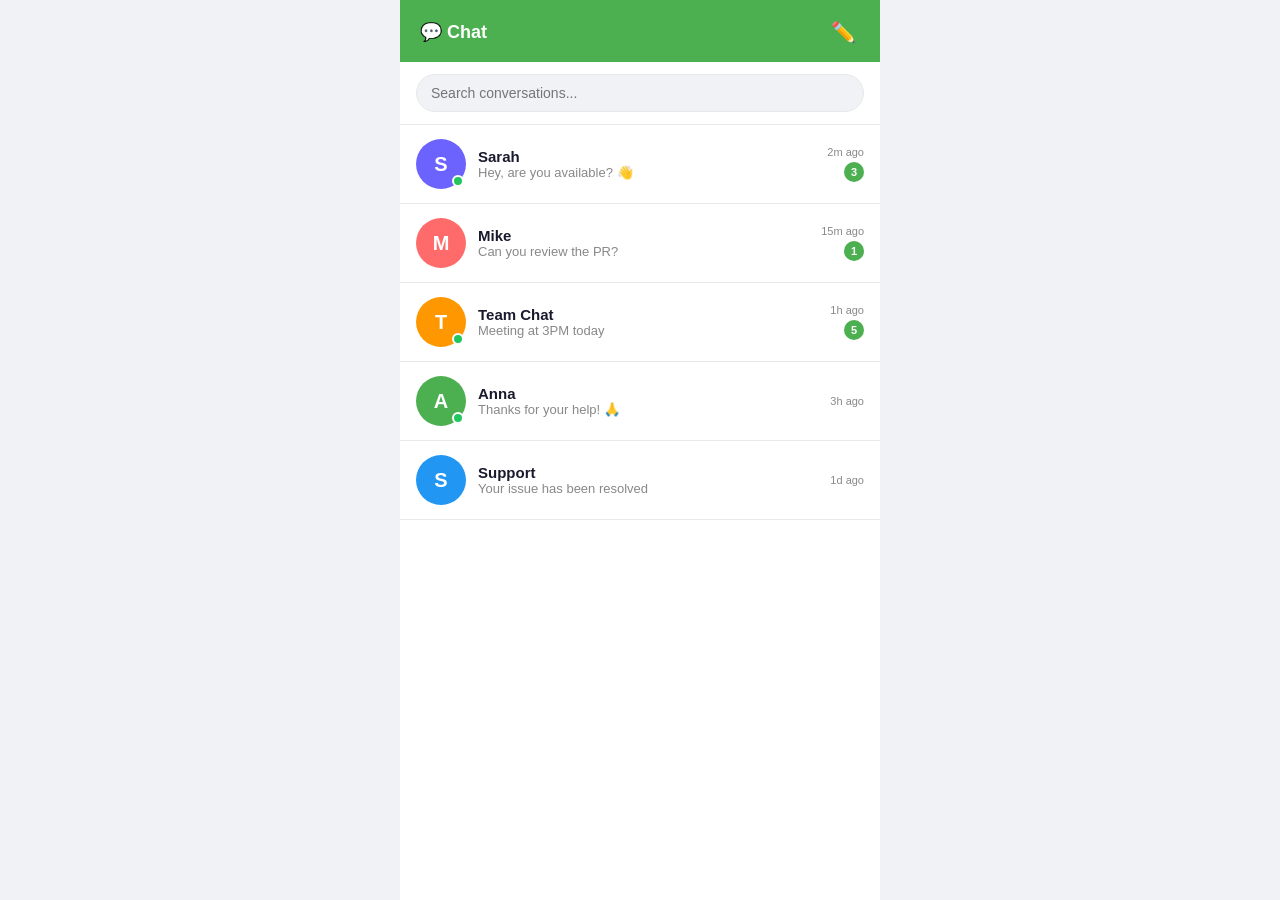
<file: MiniApps/chat-bundle/index.html>
<!DOCTYPE html>
<html lang="en">
<head>
  <meta charset="UTF-8">
  <meta name="viewport" content="width=device-width, initial-scale=1.0, maximum-scale=1.0, user-scalable=no">
  <title>Chat</title>
  <link rel="stylesheet" href="css/style.css">
</head>
<body>
  <div class="app-container">
    <!-- Chat List View -->
    <div id="chat-list-view" style="display:flex;flex-direction:column;height:100%">
      <!-- Header -->
      <header class="app-header">
        <div class="header-title">💬 Chat</div>
        <button class="header-action" onclick="ChatApp.renderConversationList()">✏️</button>
      </header>

      <!-- Search -->
      <div class="search-container">
        <input
          type="text"
          id="search-input"
          class="search-input"
          placeholder="Search conversations..."
          autocomplete="off"
        >
      </div>

      <!-- Conversation list -->
      <div id="conversation-list" style="flex:1;overflow-y:auto">
        <div style="text-align:center;padding:40px;color:#888">
          <div style="font-size:40px;margin-bottom:8px">💬</div>
          Loading conversations...
        </div>
      </div>
    </div>

    <!-- Chat Detail View -->
    <div id="chat-detail-view" style="display:none;flex-direction:column;height:100%">
      <!-- Chat header -->
      <div class="chat-header">
        <button class="chat-header-back" onclick="ChatApp.backToList()">←</button>
        <div class="chat-header-info">
          <div class="chat-header-name" id="chat-name">Chat</div>
          <div class="chat-header-status" id="chat-status">🟢 Online</div>
        </div>
        <button style="background:none;border:none;color:white;font-size:20px;cursor:pointer">📞</button>
        <button style="background:none;border:none;color:white;font-size:20px;cursor:pointer">📹</button>
      </div>

      <!-- Messages -->
      <div class="messages-container" id="messages-container">
        <!-- Messages rendered by JS -->
      </div>

      <!-- Typing indicator -->
      <div class="typing-indicator" id="typing-indicator" style="margin:0 16px 4px;">
        <div class="typing-dots">
          <div class="typing-dot"></div>
          <div class="typing-dot"></div>
          <div class="typing-dot"></div>
        </div>
      </div>

      <!-- Message input -->
      <div class="message-input-bar">
        <button style="background:none;border:none;font-size:22px;cursor:pointer;padding:4px">📎</button>
        <textarea
          id="message-input"
          class="message-input"
          placeholder="Type a message..."
          rows="1"
          onkeydown="if(event.key==='Enter'&&!event.shiftKey){event.preventDefault();ChatApp.sendMessage()}"
          oninput="this.style.height='auto';this.style.height=Math.min(this.scrollHeight,80)+'px'"
        ></textarea>
        <button class="send-btn" onclick="ChatApp.sendMessage()">➤</button>
      </div>
    </div>
  </div>

  <script src="js/bridge.js"></script>
  <script src="js/websocket.js"></script>
  <script src="js/app.js"></script>
</body>
</html>
</file>
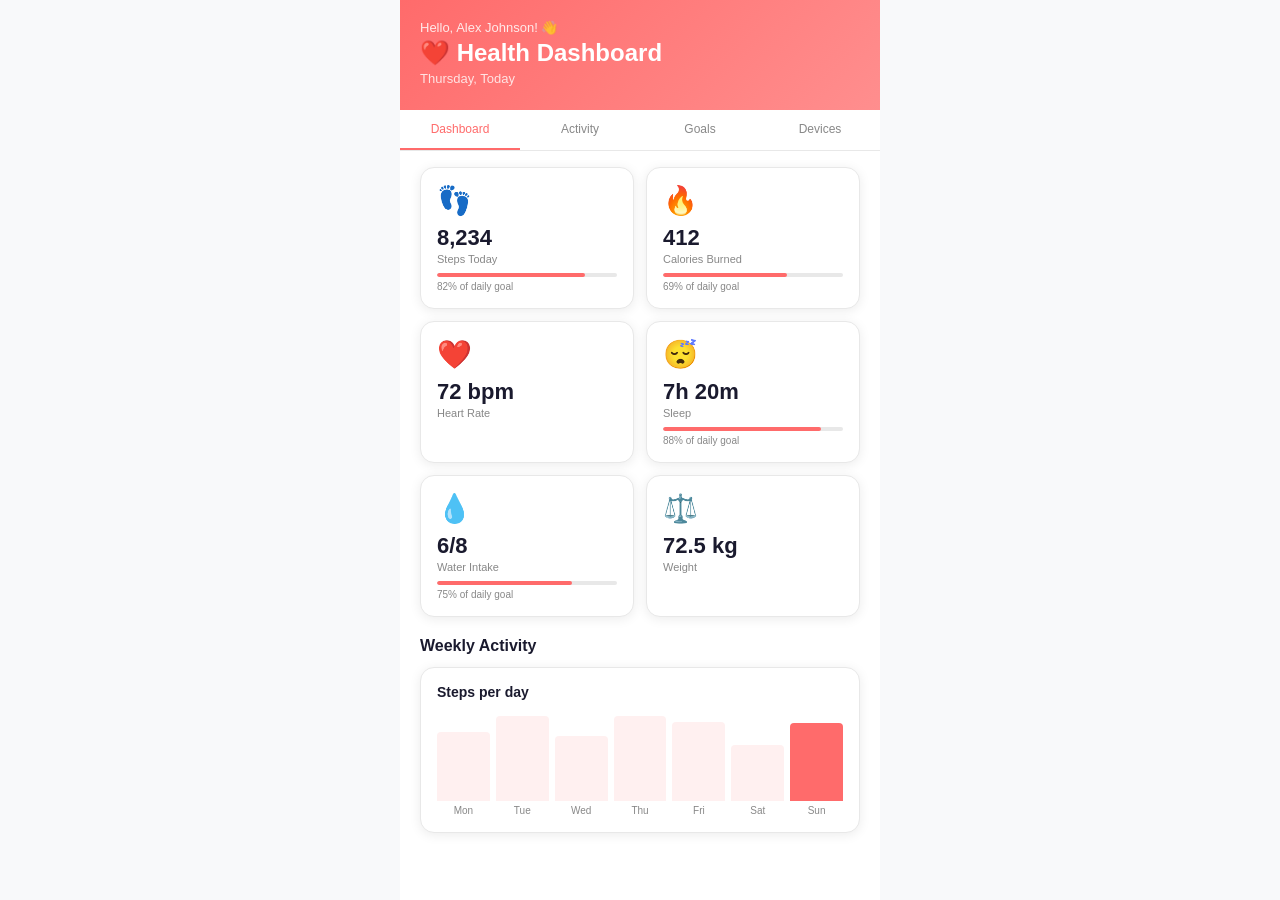
<file: MiniApps/health-bundle/index.html>
<!DOCTYPE html>
<html lang="en">
<head>
  <meta charset="UTF-8">
  <meta name="viewport" content="width=device-width, initial-scale=1.0, maximum-scale=1.0, user-scalable=no">
  <title>Health</title>
  <link rel="stylesheet" href="css/style.css">
</head>
<body>
  <div class="app-container">
    <!-- Header -->
    <header class="app-header">
      <div class="header-greeting" id="header-greeting">Hello! 👋</div>
      <div class="header-title">❤️ Health Dashboard</div>
      <div class="header-subtitle">Thursday, Today</div>
    </header>

    <!-- Nav Tabs -->
    <nav class="nav-tabs">
      <div class="nav-tab active" data-tab="dashboard">Dashboard</div>
      <div class="nav-tab" data-tab="activity">Activity</div>
      <div class="nav-tab" data-tab="goals">Goals</div>
      <div class="nav-tab" data-tab="integration">Devices</div>
    </nav>

    <!-- Dashboard Tab -->
    <div class="tab-content active" id="tab-dashboard">
      <div class="metrics-row">
        <div class="metric-card" id="metric-steps">
          <div class="metric-icon">👣</div>
          <div class="metric-value">8,234</div>
          <div class="metric-label">Steps Today</div>
          <div class="metric-progress">
            <div class="metric-progress-bar" style="width:82%"></div>
          </div>
          <div class="metric-pct">82% of daily goal</div>
        </div>
        <div class="metric-card" id="metric-calories">
          <div class="metric-icon">🔥</div>
          <div class="metric-value">412</div>
          <div class="metric-label">Calories Burned</div>
          <div class="metric-progress">
            <div class="metric-progress-bar" style="width:69%"></div>
          </div>
          <div class="metric-pct">69% of daily goal</div>
        </div>
        <div class="metric-card" id="metric-heart">
          <div class="metric-icon">❤️</div>
          <div class="metric-value">72 bpm</div>
          <div class="metric-label">Heart Rate</div>
          <div class="metric-progress" style="display:none">
            <div class="metric-progress-bar"></div>
          </div>
          <div class="metric-pct"></div>
        </div>
        <div class="metric-card" id="metric-sleep">
          <div class="metric-icon">😴</div>
          <div class="metric-value">7h 20m</div>
          <div class="metric-label">Sleep</div>
          <div class="metric-progress">
            <div class="metric-progress-bar" style="width:88%"></div>
          </div>
          <div class="metric-pct">88% sleep score</div>
        </div>
        <div class="metric-card" id="metric-water">
          <div class="metric-icon">💧</div>
          <div class="metric-value">6/8</div>
          <div class="metric-label">Water Intake</div>
          <div class="metric-progress">
            <div class="metric-progress-bar" style="width:75%"></div>
          </div>
          <div class="metric-pct">75% of daily goal</div>
        </div>
        <div class="metric-card" id="metric-weight">
          <div class="metric-icon">⚖️</div>
          <div class="metric-value">72.5 kg</div>
          <div class="metric-label">Weight</div>
          <div class="metric-progress" style="display:none">
            <div class="metric-progress-bar"></div>
          </div>
          <div class="metric-pct"></div>
        </div>
      </div>

      <div class="section-header">Weekly Activity</div>
      <div class="chart-card">
        <div class="chart-title">Steps per day</div>
        <div id="dashboard-chart"></div>
      </div>
    </div>

    <!-- Activity Tab -->
    <div class="tab-content" id="tab-activity">
      <div class="section-header">This Week's Steps</div>
      <div class="chart-card">
        <div class="chart-title">Daily Steps (last 7 days)</div>
        <div id="activity-chart"></div>
      </div>

      <div class="section-header">Recent Activity</div>
      <div class="chart-card">
        <div style="display:flex;flex-direction:column;gap:12px">
          <div style="display:flex;justify-content:space-between;align-items:center">
            <div><strong>🏃 Morning Run</strong><br><small style="color:#888">6:30 AM · 3.2 km · 28 min</small></div>
            <span style="color:#FF6B6B;font-weight:600">🔥 312 kcal</span>
          </div>
          <div style="display:flex;justify-content:space-between;align-items:center">
            <div><strong>🚶 Evening Walk</strong><br><small style="color:#888">6:00 PM · 2.1 km · 25 min</small></div>
            <span style="color:#FF6B6B;font-weight:600">🔥 100 kcal</span>
          </div>
          <div style="display:flex;justify-content:space-between;align-items:center">
            <div><strong>🧘 Yoga Session</strong><br><small style="color:#888">8:00 PM · 30 min</small></div>
            <span style="color:#FF6B6B;font-weight:600">🔥 89 kcal</span>
          </div>
        </div>
      </div>
    </div>

    <!-- Goals Tab -->
    <div class="tab-content" id="tab-goals">
      <div class="section-header">Health Goals</div>
      <div class="chart-card">
        <div class="goal-item">
          <div class="goal-icon">👣</div>
          <div class="goal-info">
            <div class="goal-name">Daily Steps: 10,000</div>
            <div class="goal-progress-wrap">
              <div class="goal-progress-bar" style="width:82%"></div>
            </div>
            <div class="goal-pct">8,234 / 10,000 steps (82%)</div>
          </div>
        </div>
        <div class="goal-item">
          <div class="goal-icon">🔥</div>
          <div class="goal-info">
            <div class="goal-name">Burn 600 Calories</div>
            <div class="goal-progress-wrap">
              <div class="goal-progress-bar" style="width:69%"></div>
            </div>
            <div class="goal-pct">412 / 600 kcal (69%)</div>
          </div>
        </div>
        <div class="goal-item">
          <div class="goal-icon">💧</div>
          <div class="goal-info">
            <div class="goal-name">Drink 8 glasses of water</div>
            <div class="goal-progress-wrap">
              <div class="goal-progress-bar" style="width:75%"></div>
            </div>
            <div class="goal-pct">6 / 8 glasses (75%)</div>
          </div>
        </div>
        <div class="goal-item">
          <div class="goal-icon">😴</div>
          <div class="goal-info">
            <div class="goal-name">Sleep 8 hours</div>
            <div class="goal-progress-wrap">
              <div class="goal-progress-bar" style="width:92%"></div>
            </div>
            <div class="goal-pct">7h 20m / 8h (92%)</div>
          </div>
        </div>
      </div>

      <button class="biometric-btn" onclick="HealthApp.requestBiometricAuth()">
        🔐 Verify with Face ID / Touch ID
      </button>
    </div>

    <!-- Integration (Devices) Tab -->
    <div class="tab-content" id="tab-integration">
      <div class="section-header">Connected Devices</div>
      <div id="device-list">
        <div style="text-align:center;padding:40px;color:#888">
          <div style="font-size:40px;margin-bottom:8px">📡</div>
          Loading devices...
        </div>
      </div>
      <button class="connect-btn" onclick="HealthApp.loadDevices()">
        🔄 Scan for Devices
      </button>
    </div>
  </div>

  <!-- Toast -->
  <div class="toast" id="toast"></div>

  <script src="js/bridge.js"></script>
  <script src="js/charts.js"></script>
  <script src="js/app.js"></script>
</body>
</html>
</file>
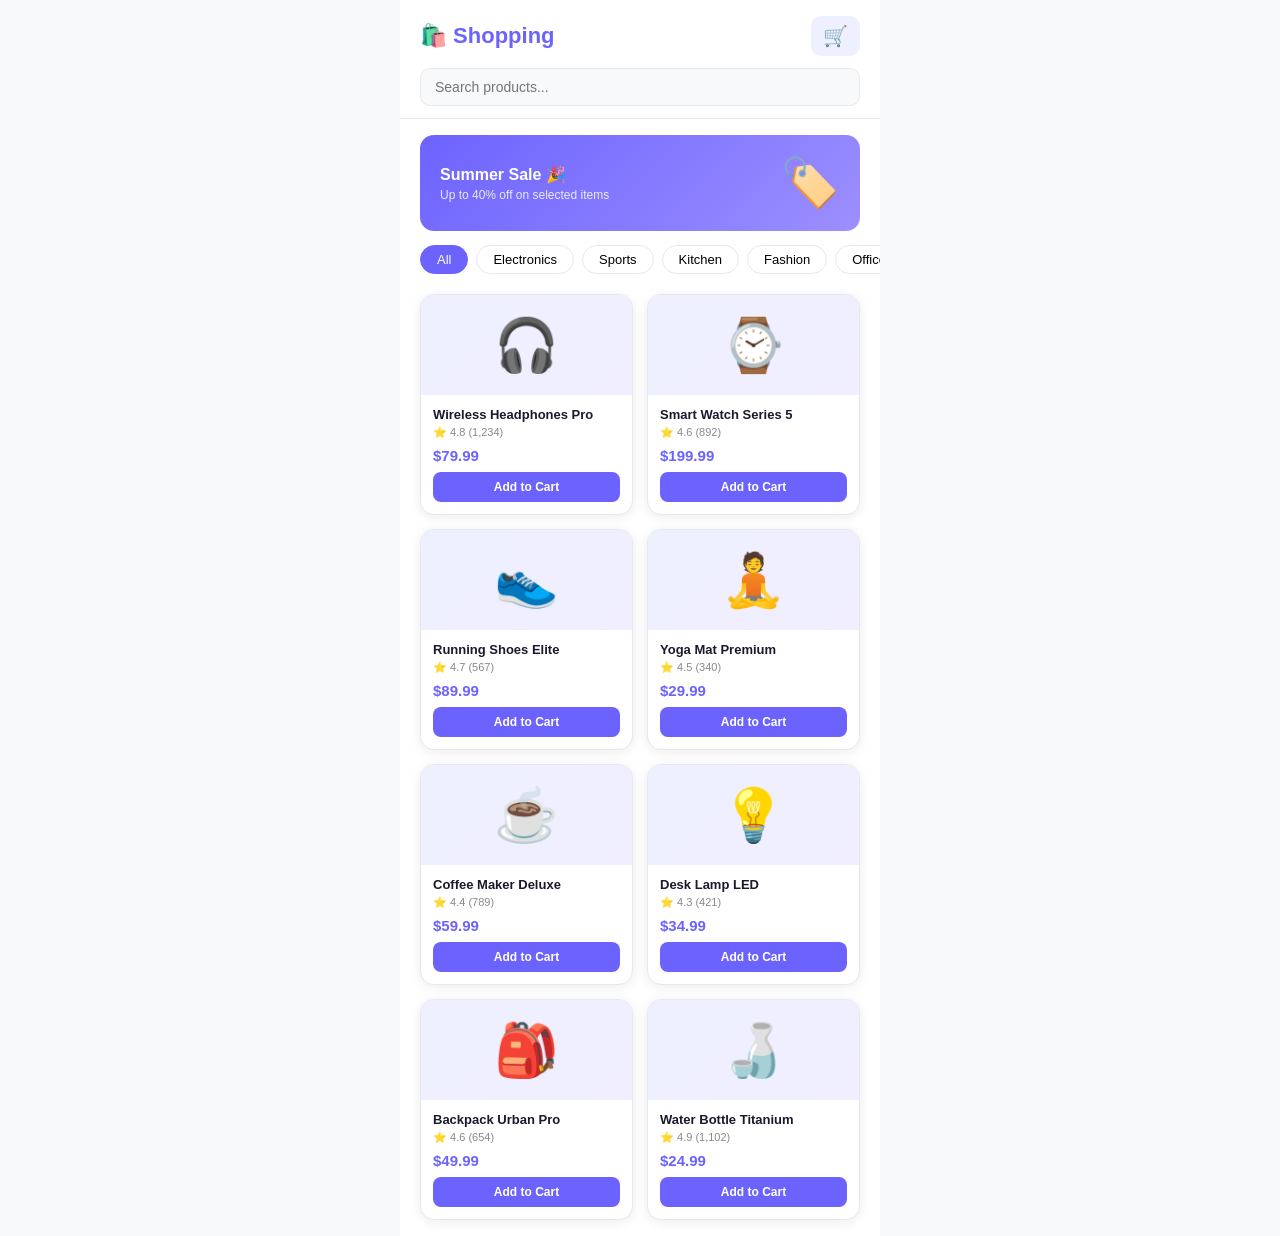
<file: MiniApps/shopping-bundle/index.html>
<!DOCTYPE html>
<html lang="en">
<head>
  <meta charset="UTF-8">
  <meta name="viewport" content="width=device-width, initial-scale=1.0, maximum-scale=1.0, user-scalable=no">
  <title>Shopping</title>
  <link rel="stylesheet" href="css/style.css">
</head>
<body>
  <div class="app-container">
    <!-- Header -->
    <header class="app-header">
      <div class="header-top">
        <span class="app-title">🛍️ Shopping</span>
        <button class="cart-btn" onclick="ShoppingApp.openCart()">
          🛒
          <span class="cart-badge" id="cart-badge" style="display:none">0</span>
        </button>
      </div>
      <div class="search-bar">
        <input
          type="text"
          id="search-input"
          class="search-input"
          placeholder="Search products..."
          autocomplete="off"
        >
      </div>
    </header>

    <!-- Hero Banner -->
    <div class="banner">
      <div class="banner-text">
        <h3>Summer Sale 🎉</h3>
        <p>Up to 40% off on selected items</p>
      </div>
      <span class="banner-emoji">🏷️</span>
    </div>

    <!-- Categories -->
    <div class="categories">
      <button class="category-pill active" data-category="All">All</button>
      <button class="category-pill" data-category="Electronics">Electronics</button>
      <button class="category-pill" data-category="Sports">Sports</button>
      <button class="category-pill" data-category="Kitchen">Kitchen</button>
      <button class="category-pill" data-category="Fashion">Fashion</button>
      <button class="category-pill" data-category="Office">Office</button>
    </div>

    <!-- Products Grid -->
    <div class="products-grid" id="products-grid">
      <div style="grid-column:1/-1;text-align:center;padding:40px">
        <div class="spinner" style="margin:0 auto"></div>
      </div>
    </div>
  </div>

  <!-- Cart Panel -->
  <div class="cart-panel" id="cart-panel">
    <div class="cart-overlay" id="cart-overlay"></div>
    <div class="cart-content">
      <div class="cart-title">Shopping Cart 🛒</div>
      <div id="cart-items"></div>
      <div class="cart-total">
        <span>Total</span>
        <span id="cart-total-amount">$0.00</span>
      </div>
      <button class="checkout-btn" onclick="ShoppingApp.checkout()">
        Proceed to Checkout →
      </button>
    </div>
  </div>

  <!-- Product Detail Modal -->
  <div id="product-modal" style="
    display:none; position:fixed; inset:0; background:rgba(0,0,0,0.5);
    z-index:250; align-items:flex-end; justify-content:center;
  " onclick="if(event.target===this) this.style.display='none'">
    <div style="
      background:white; border-radius:20px 20px 0 0; padding:28px 24px;
      width:100%; max-width:480px;
    ">
      <div class="modal-emoji" style="font-size:72px;text-align:center;margin-bottom:12px"></div>
      <h2 class="modal-name" style="font-size:20px;font-weight:700;margin-bottom:8px"></h2>
      <div class="modal-rating" style="color:#888;font-size:13px;margin-bottom:8px"></div>
      <div class="modal-price" style="font-size:26px;font-weight:700;color:#6C63FF;margin-bottom:20px"></div>
      <button class="modal-add-btn" style="
        width:100%;padding:16px;background:#6C63FF;color:white;border:none;
        border-radius:12px;font-size:16px;font-weight:700;cursor:pointer;
      ">Add to Cart</button>
    </div>
  </div>

  <!-- Order Confirmation Modal -->
  <div id="order-modal" style="
    display:none; position:fixed; inset:0; background:rgba(0,0,0,0.5);
    z-index:250; align-items:center; justify-content:center;
  ">
    <div style="
      background:white; border-radius:20px; padding:32px 24px;
      width:calc(100% - 48px); max-width:360px; text-align:center;
    ">
      <div style="font-size:64px;margin-bottom:16px">✅</div>
      <h2 style="font-size:22px;font-weight:700;margin-bottom:8px">Order Placed!</h2>
      <p class="order-txn" style="color:#888;margin-bottom:8px"></p>
      <p style="color:#888;font-size:14px;margin-bottom:4px">Total paid:</p>
      <p class="order-amount" style="font-size:24px;font-weight:700;color:#6C63FF;margin-bottom:24px"></p>
      <p style="font-size:13px;color:#888;margin-bottom:20px">
        You'll receive a notification when your order ships!
      </p>
      <button onclick="document.getElementById('order-modal').style.display='none'" style="
        width:100%;padding:14px;background:#6C63FF;color:white;border:none;
        border-radius:12px;font-size:15px;font-weight:600;cursor:pointer;
      ">Continue Shopping</button>
    </div>
  </div>

  <!-- Toast notification -->
  <div class="toast" id="toast"></div>

  <!-- Loading overlay -->
  <div class="loading-overlay" id="loading-overlay">
    <div class="spinner"></div>
    <p>Processing...</p>
  </div>

  <script src="js/bridge.js"></script>
  <script src="js/api.js"></script>
  <script src="js/app.js"></script>
</body>
</html>
</file>
<file: MiniApps/chat-bundle/css/style.css>
/* Chat Mini App Styles */

* { margin: 0; padding: 0; box-sizing: border-box; }

:root {
  --primary: #4CAF50;
  --primary-light: #F0FFF0;
  --text: #1a1a2e;
  --text-muted: #888;
  --bg: #f0f2f5;
  --card-bg: #ffffff;
  --border: #e8e8e8;
  --bubble-mine: #4CAF50;
  --bubble-other: #ffffff;
  --radius: 14px;
  --shadow: 0 2px 8px rgba(0,0,0,0.08);
  --transition: all 0.2s ease;
}

body {
  font-family: -apple-system, BlinkMacSystemFont, 'Segoe UI', Roboto, sans-serif;
  background: var(--bg);
  color: var(--text);
  overscroll-behavior: none;
  height: 100vh;
  overflow: hidden;
}

.app-container {
  max-width: 480px;
  margin: 0 auto;
  height: 100vh;
  display: flex;
  flex-direction: column;
  background: var(--card-bg);
}

/* Header */
.app-header {
  background: var(--primary);
  padding: 16px 20px 14px;
  color: white;
  display: flex;
  align-items: center;
  gap: 12px;
  flex-shrink: 0;
}

.header-title {
  font-size: 18px;
  font-weight: 700;
  flex: 1;
}

.header-action {
  background: none;
  border: none;
  color: white;
  font-size: 20px;
  cursor: pointer;
  padding: 4px;
}

/* Chat list view */
#chat-list-view {
  flex: 1;
  overflow-y: auto;
}

/* Search */
.search-container {
  padding: 12px 16px;
  background: var(--card-bg);
  border-bottom: 1px solid var(--border);
}

.search-input {
  width: 100%;
  padding: 10px 14px;
  border: 1px solid var(--border);
  border-radius: 20px;
  font-size: 14px;
  background: var(--bg);
  outline: none;
  transition: var(--transition);
}

.search-input:focus {
  border-color: var(--primary);
}

/* Conversation item */
.conversation-item {
  display: flex;
  align-items: center;
  gap: 12px;
  padding: 14px 16px;
  cursor: pointer;
  transition: var(--transition);
  border-bottom: 1px solid var(--border);
  background: var(--card-bg);
}

.conversation-item:active { background: var(--bg); }

.avatar {
  width: 50px;
  height: 50px;
  border-radius: 50%;
  display: flex;
  align-items: center;
  justify-content: center;
  font-size: 20px;
  font-weight: 700;
  color: white;
  flex-shrink: 0;
  position: relative;
}

.online-dot {
  position: absolute;
  bottom: 2px;
  right: 2px;
  width: 12px;
  height: 12px;
  background: #22c55e;
  border: 2px solid white;
  border-radius: 50%;
}

.conversation-info { flex: 1; min-width: 0; }
.conversation-name { font-size: 15px; font-weight: 600; }
.conversation-preview {
  font-size: 13px;
  color: var(--text-muted);
  white-space: nowrap;
  overflow: hidden;
  text-overflow: ellipsis;
}

.conversation-meta {
  display: flex;
  flex-direction: column;
  align-items: flex-end;
  gap: 4px;
}

.conversation-time { font-size: 11px; color: var(--text-muted); }

.unread-badge {
  background: var(--primary);
  color: white;
  font-size: 11px;
  font-weight: 700;
  border-radius: 10px;
  min-width: 20px;
  height: 20px;
  display: flex;
  align-items: center;
  justify-content: center;
  padding: 0 6px;
}

/* Chat detail view */
#chat-detail-view {
  flex: 1;
  display: flex;
  flex-direction: column;
  display: none;
}

.chat-header {
  background: var(--primary);
  padding: 14px 16px;
  color: white;
  display: flex;
  align-items: center;
  gap: 10px;
  flex-shrink: 0;
}

.chat-header-back {
  background: none;
  border: none;
  color: white;
  font-size: 20px;
  cursor: pointer;
  padding: 4px;
}

.chat-header-info { flex: 1; }
.chat-header-name { font-size: 16px; font-weight: 700; }
.chat-header-status { font-size: 12px; opacity: 0.8; }

/* Messages area */
.messages-container {
  flex: 1;
  overflow-y: auto;
  padding: 16px;
  background: var(--bg);
  display: flex;
  flex-direction: column;
  gap: 8px;
}

.message {
  max-width: 75%;
  display: flex;
  flex-direction: column;
}

.message.mine {
  align-self: flex-end;
  align-items: flex-end;
}

.message.other {
  align-self: flex-start;
  align-items: flex-start;
}

.message-bubble {
  padding: 10px 14px;
  border-radius: 18px;
  font-size: 14px;
  line-height: 1.4;
  word-break: break-word;
  box-shadow: var(--shadow);
}

.message.mine .message-bubble {
  background: var(--bubble-mine);
  color: white;
  border-bottom-right-radius: 4px;
}

.message.other .message-bubble {
  background: var(--bubble-other);
  color: var(--text);
  border-bottom-left-radius: 4px;
}

.message-time {
  font-size: 10px;
  color: var(--text-muted);
  margin-top: 2px;
  padding: 0 4px;
}

.typing-indicator {
  align-self: flex-start;
  background: var(--bubble-other);
  padding: 12px 16px;
  border-radius: 18px;
  border-bottom-left-radius: 4px;
  box-shadow: var(--shadow);
  display: none;
}

.typing-dots {
  display: flex;
  gap: 4px;
  align-items: center;
}

.typing-dot {
  width: 8px;
  height: 8px;
  background: var(--text-muted);
  border-radius: 50%;
  animation: bounce 1.2s infinite;
}

.typing-dot:nth-child(2) { animation-delay: 0.2s; }
.typing-dot:nth-child(3) { animation-delay: 0.4s; }

@keyframes bounce {
  0%, 60%, 100% { transform: translateY(0); }
  30% { transform: translateY(-6px); }
}

/* Message input */
.message-input-bar {
  display: flex;
  align-items: center;
  gap: 8px;
  padding: 10px 12px;
  background: var(--card-bg);
  border-top: 1px solid var(--border);
  flex-shrink: 0;
}

.message-input {
  flex: 1;
  padding: 10px 14px;
  border: 1px solid var(--border);
  border-radius: 20px;
  font-size: 14px;
  outline: none;
  resize: none;
  max-height: 80px;
  transition: var(--transition);
  background: var(--bg);
}

.message-input:focus { border-color: var(--primary); }

.send-btn {
  width: 40px;
  height: 40px;
  border-radius: 50%;
  background: var(--primary);
  border: none;
  color: white;
  font-size: 18px;
  cursor: pointer;
  display: flex;
  align-items: center;
  justify-content: center;
  transition: var(--transition);
  flex-shrink: 0;
}

.send-btn:active { background: #45a049; }

/* Date separator */
.date-separator {
  text-align: center;
  font-size: 11px;
  color: var(--text-muted);
  margin: 8px 0;
  position: relative;
}

.date-separator::before,
.date-separator::after {
  content: '';
  position: absolute;
  top: 50%;
  width: 35%;
  height: 1px;
  background: var(--border);
}

.date-separator::before { left: 0; }
.date-separator::after { right: 0; }
</file>
<file: MiniApps/health-bundle/css/style.css>
/* Health Mini App Styles */

* { margin: 0; padding: 0; box-sizing: border-box; }

:root {
  --primary: #FF6B6B;
  --primary-light: #FFF0F0;
  --secondary: #4CAF50;
  --text: #1a1a2e;
  --text-muted: #888;
  --bg: #f8f9fa;
  --card-bg: #ffffff;
  --border: #e8e8e8;
  --radius: 14px;
  --shadow: 0 2px 12px rgba(0,0,0,0.08);
  --transition: all 0.2s ease;
}

body {
  font-family: -apple-system, BlinkMacSystemFont, 'Segoe UI', Roboto, sans-serif;
  background: var(--bg);
  color: var(--text);
  overscroll-behavior: none;
}

.app-container {
  max-width: 480px;
  margin: 0 auto;
  min-height: 100vh;
  background: var(--card-bg);
}

/* Header */
.app-header {
  background: linear-gradient(135deg, var(--primary), #ff8e8e);
  padding: 20px 20px 24px;
  color: white;
}

.header-greeting {
  font-size: 13px;
  opacity: 0.85;
  margin-bottom: 4px;
}

.header-title {
  font-size: 24px;
  font-weight: 700;
}

.header-subtitle {
  font-size: 13px;
  opacity: 0.8;
  margin-top: 4px;
}

/* Nav tabs */
.nav-tabs {
  display: flex;
  border-bottom: 1px solid var(--border);
  background: var(--card-bg);
  overflow-x: auto;
  scrollbar-width: none;
  position: sticky;
  top: 0;
  z-index: 10;
}

.nav-tabs::-webkit-scrollbar { display: none; }

.nav-tab {
  flex: 1;
  min-width: 80px;
  padding: 12px 8px;
  text-align: center;
  font-size: 12px;
  font-weight: 500;
  color: var(--text-muted);
  cursor: pointer;
  border-bottom: 2px solid transparent;
  transition: var(--transition);
  white-space: nowrap;
}

.nav-tab.active {
  color: var(--primary);
  border-bottom-color: var(--primary);
}

/* Tab content */
.tab-content { display: none; padding: 16px 20px; }
.tab-content.active { display: block; }

/* Metric cards */
.metrics-row {
  display: grid;
  grid-template-columns: 1fr 1fr;
  gap: 12px;
  margin-bottom: 16px;
}

.metric-card {
  background: var(--card-bg);
  border: 1px solid var(--border);
  border-radius: var(--radius);
  padding: 16px;
  box-shadow: var(--shadow);
}

.metric-icon { font-size: 28px; margin-bottom: 8px; }
.metric-value { font-size: 22px; font-weight: 700; }
.metric-label { font-size: 11px; color: var(--text-muted); margin-top: 2px; }

.metric-progress {
  height: 4px;
  background: var(--border);
  border-radius: 2px;
  margin-top: 8px;
  overflow: hidden;
}

.metric-progress-bar {
  height: 100%;
  background: var(--primary);
  border-radius: 2px;
  transition: width 1s ease;
}

.metric-pct {
  font-size: 10px;
  color: var(--text-muted);
  margin-top: 4px;
}

/* Section header */
.section-header {
  font-size: 16px;
  font-weight: 700;
  margin: 20px 0 12px;
}

/* Activity chart */
.chart-card {
  background: var(--card-bg);
  border: 1px solid var(--border);
  border-radius: var(--radius);
  padding: 16px;
  box-shadow: var(--shadow);
  margin-bottom: 16px;
}

.chart-title { font-size: 14px; font-weight: 600; margin-bottom: 16px; }

.bar-chart {
  display: flex;
  align-items: flex-end;
  gap: 6px;
  height: 100px;
  justify-content: space-between;
}

.bar-wrap {
  flex: 1;
  display: flex;
  flex-direction: column;
  align-items: center;
  height: 100%;
}

.bar-fill {
  width: 100%;
  border-radius: 4px 4px 0 0;
  background: var(--primary-light);
  transition: height 1s ease;
  position: relative;
  min-height: 4px;
}

.bar-fill.today {
  background: var(--primary);
}

.bar-label {
  font-size: 10px;
  color: var(--text-muted);
  margin-top: 4px;
}

/* Goal items */
.goal-item {
  display: flex;
  align-items: center;
  gap: 12px;
  padding: 14px 0;
  border-bottom: 1px solid var(--border);
}

.goal-item:last-child { border-bottom: none; }

.goal-icon {
  width: 44px;
  height: 44px;
  border-radius: 12px;
  background: var(--primary-light);
  display: flex;
  align-items: center;
  justify-content: center;
  font-size: 22px;
  flex-shrink: 0;
}

.goal-info { flex: 1; }
.goal-name { font-size: 14px; font-weight: 500; margin-bottom: 6px; }

.goal-progress-wrap {
  height: 6px;
  background: var(--border);
  border-radius: 3px;
  overflow: hidden;
}

.goal-progress-bar {
  height: 100%;
  background: var(--secondary);
  border-radius: 3px;
}

.goal-pct { font-size: 12px; color: var(--text-muted); margin-top: 4px; }

/* Device list */
.device-item {
  display: flex;
  align-items: center;
  gap: 12px;
  padding: 14px;
  border: 1px solid var(--border);
  border-radius: var(--radius);
  margin-bottom: 10px;
  cursor: pointer;
  transition: var(--transition);
}

.device-item:active { background: var(--bg); }

.device-icon { font-size: 28px; }
.device-info { flex: 1; }
.device-name { font-size: 14px; font-weight: 500; }
.device-status { font-size: 12px; color: var(--text-muted); }

.device-connect-btn {
  padding: 8px 14px;
  border-radius: 8px;
  border: none;
  background: var(--primary);
  color: white;
  font-size: 12px;
  font-weight: 600;
  cursor: pointer;
}

.connect-btn {
  width: 100%;
  padding: 16px;
  background: var(--primary);
  color: white;
  border: none;
  border-radius: 12px;
  font-size: 15px;
  font-weight: 700;
  cursor: pointer;
  margin-top: 16px;
  display: flex;
  align-items: center;
  justify-content: center;
  gap: 8px;
}

/* Toast */
.toast {
  position: fixed;
  bottom: 80px;
  left: 50%;
  transform: translateX(-50%) translateY(20px);
  background: #1a1a2e;
  color: white;
  padding: 12px 20px;
  border-radius: 24px;
  font-size: 13px;
  font-weight: 500;
  opacity: 0;
  transition: all 0.3s ease;
  pointer-events: none;
  white-space: nowrap;
  z-index: 300;
}

.toast.show { opacity: 1; transform: translateX(-50%) translateY(0); }

.biometric-btn {
  width: 100%;
  padding: 16px;
  background: linear-gradient(135deg, #6C63FF, #9C8FFF);
  color: white;
  border: none;
  border-radius: 12px;
  font-size: 15px;
  font-weight: 700;
  cursor: pointer;
  margin-bottom: 12px;
  display: flex;
  align-items: center;
  justify-content: center;
  gap: 8px;
}
</file>
<file: MiniApps/shopping-bundle/css/style.css>
/* Shopping Mini App Styles */

* {
  margin: 0;
  padding: 0;
  box-sizing: border-box;
}

:root {
  --primary: #6C63FF;
  --primary-light: #EEF0FF;
  --text: #1a1a2e;
  --text-muted: #888;
  --bg: #f8f9fa;
  --card-bg: #ffffff;
  --border: #e8e8e8;
  --success: #22c55e;
  --danger: #ef4444;
  --warning: #f59e0b;
  --radius: 14px;
  --shadow: 0 2px 12px rgba(0,0,0,0.08);
  --transition: all 0.2s ease;
}

body {
  font-family: -apple-system, BlinkMacSystemFont, 'Segoe UI', Roboto, sans-serif;
  background: var(--bg);
  color: var(--text);
  min-height: 100vh;
  overscroll-behavior: none;
}

/* Layout */
.app-container {
  max-width: 480px;
  margin: 0 auto;
  min-height: 100vh;
  background: var(--card-bg);
}

/* Header */
.app-header {
  background: var(--card-bg);
  padding: 16px 20px 12px;
  border-bottom: 1px solid var(--border);
  position: sticky;
  top: 0;
  z-index: 100;
}

.header-top {
  display: flex;
  align-items: center;
  justify-content: space-between;
  margin-bottom: 12px;
}

.app-title {
  font-size: 22px;
  font-weight: 700;
  color: var(--primary);
}

.cart-btn {
  position: relative;
  background: var(--primary-light);
  border: none;
  border-radius: 10px;
  padding: 8px 12px;
  cursor: pointer;
  font-size: 20px;
  transition: var(--transition);
}

.cart-btn:active { transform: scale(0.95); }

.cart-badge {
  position: absolute;
  top: -6px;
  right: -6px;
  background: var(--danger);
  color: white;
  font-size: 10px;
  font-weight: 700;
  border-radius: 50%;
  width: 18px;
  height: 18px;
  display: flex;
  align-items: center;
  justify-content: center;
}

/* Search bar */
.search-bar {
  display: flex;
  gap: 8px;
  align-items: center;
}

.search-input {
  flex: 1;
  padding: 10px 14px;
  border: 1px solid var(--border);
  border-radius: 10px;
  font-size: 14px;
  background: var(--bg);
  outline: none;
  transition: var(--transition);
}

.search-input:focus {
  border-color: var(--primary);
  box-shadow: 0 0 0 3px rgba(108,99,255,0.1);
}

/* Category pills */
.categories {
  padding: 14px 20px 4px;
  display: flex;
  gap: 8px;
  overflow-x: auto;
  scrollbar-width: none;
}

.categories::-webkit-scrollbar { display: none; }

.category-pill {
  padding: 6px 16px;
  border-radius: 20px;
  border: 1.5px solid var(--border);
  background: var(--card-bg);
  font-size: 13px;
  font-weight: 500;
  cursor: pointer;
  white-space: nowrap;
  transition: var(--transition);
}

.category-pill.active {
  background: var(--primary);
  border-color: var(--primary);
  color: white;
}

/* Product grid */
.products-grid {
  display: grid;
  grid-template-columns: 1fr 1fr;
  gap: 14px;
  padding: 16px 20px;
}

.product-card {
  background: var(--card-bg);
  border-radius: var(--radius);
  border: 1px solid var(--border);
  overflow: hidden;
  cursor: pointer;
  transition: var(--transition);
  box-shadow: var(--shadow);
}

.product-card:active { transform: scale(0.97); }

.product-image {
  background: linear-gradient(135deg, var(--primary-light), #f0eeff);
  padding: 24px;
  text-align: center;
  font-size: 52px;
  line-height: 1;
}

.product-info {
  padding: 12px;
}

.product-name {
  font-size: 13px;
  font-weight: 600;
  margin-bottom: 4px;
  display: -webkit-box;
  -webkit-line-clamp: 2;
  -webkit-box-orient: vertical;
  overflow: hidden;
}

.product-price {
  color: var(--primary);
  font-size: 15px;
  font-weight: 700;
  margin-bottom: 8px;
}

.product-rating {
  font-size: 11px;
  color: var(--text-muted);
  margin-bottom: 8px;
}

.add-btn {
  width: 100%;
  padding: 8px;
  background: var(--primary);
  color: white;
  border: none;
  border-radius: 8px;
  font-size: 12px;
  font-weight: 600;
  cursor: pointer;
  transition: var(--transition);
}

.add-btn:active { background: #5550cc; }

/* Cart panel */
.cart-panel {
  position: fixed;
  inset: 0;
  z-index: 200;
  display: none;
}

.cart-panel.open { display: block; }

.cart-overlay {
  position: absolute;
  inset: 0;
  background: rgba(0,0,0,0.5);
}

.cart-content {
  position: absolute;
  bottom: 0;
  left: 0;
  right: 0;
  background: var(--card-bg);
  border-radius: 20px 20px 0 0;
  padding: 24px 20px;
  max-height: 70vh;
  overflow-y: auto;
}

.cart-title {
  font-size: 18px;
  font-weight: 700;
  margin-bottom: 16px;
}

.cart-item {
  display: flex;
  align-items: center;
  gap: 12px;
  padding: 12px 0;
  border-bottom: 1px solid var(--border);
}

.cart-item-emoji { font-size: 32px; }

.cart-item-info { flex: 1; }

.cart-item-name { font-size: 14px; font-weight: 500; }

.cart-item-price { color: var(--primary); font-weight: 600; }

.cart-remove {
  background: none;
  border: none;
  color: var(--danger);
  cursor: pointer;
  font-size: 18px;
  padding: 4px;
}

.cart-total {
  display: flex;
  justify-content: space-between;
  align-items: center;
  padding: 16px 0 8px;
  font-size: 16px;
  font-weight: 700;
}

.checkout-btn {
  width: 100%;
  padding: 16px;
  background: var(--primary);
  color: white;
  border: none;
  border-radius: 12px;
  font-size: 15px;
  font-weight: 700;
  cursor: pointer;
  transition: var(--transition);
}

.checkout-btn:active { background: #5550cc; }

/* Banner */
.banner {
  margin: 16px 20px 0;
  background: linear-gradient(135deg, var(--primary), #9c8fff);
  border-radius: var(--radius);
  padding: 20px;
  color: white;
  display: flex;
  justify-content: space-between;
  align-items: center;
}

.banner-text h3 { font-size: 16px; margin-bottom: 4px; }
.banner-text p { font-size: 12px; opacity: 0.85; }
.banner-emoji { font-size: 48px; }

/* Toast */
.toast {
  position: fixed;
  bottom: 80px;
  left: 50%;
  transform: translateX(-50%) translateY(20px);
  background: #1a1a2e;
  color: white;
  padding: 12px 20px;
  border-radius: 24px;
  font-size: 13px;
  font-weight: 500;
  opacity: 0;
  transition: all 0.3s ease;
  pointer-events: none;
  white-space: nowrap;
  z-index: 300;
}

.toast.show {
  opacity: 1;
  transform: translateX(-50%) translateY(0);
}

/* Loading overlay */
.loading-overlay {
  position: fixed;
  inset: 0;
  background: rgba(255,255,255,0.9);
  display: flex;
  flex-direction: column;
  align-items: center;
  justify-content: center;
  z-index: 400;
  display: none;
}

.spinner {
  width: 40px;
  height: 40px;
  border: 3px solid var(--border);
  border-top-color: var(--primary);
  border-radius: 50%;
  animation: spin 0.8s linear infinite;
  margin-bottom: 12px;
}

@keyframes spin { to { transform: rotate(360deg); } }

.empty-cart {
  text-align: center;
  padding: 32px;
  color: var(--text-muted);
}

.empty-cart .emoji { font-size: 48px; margin-bottom: 8px; }
</file>
